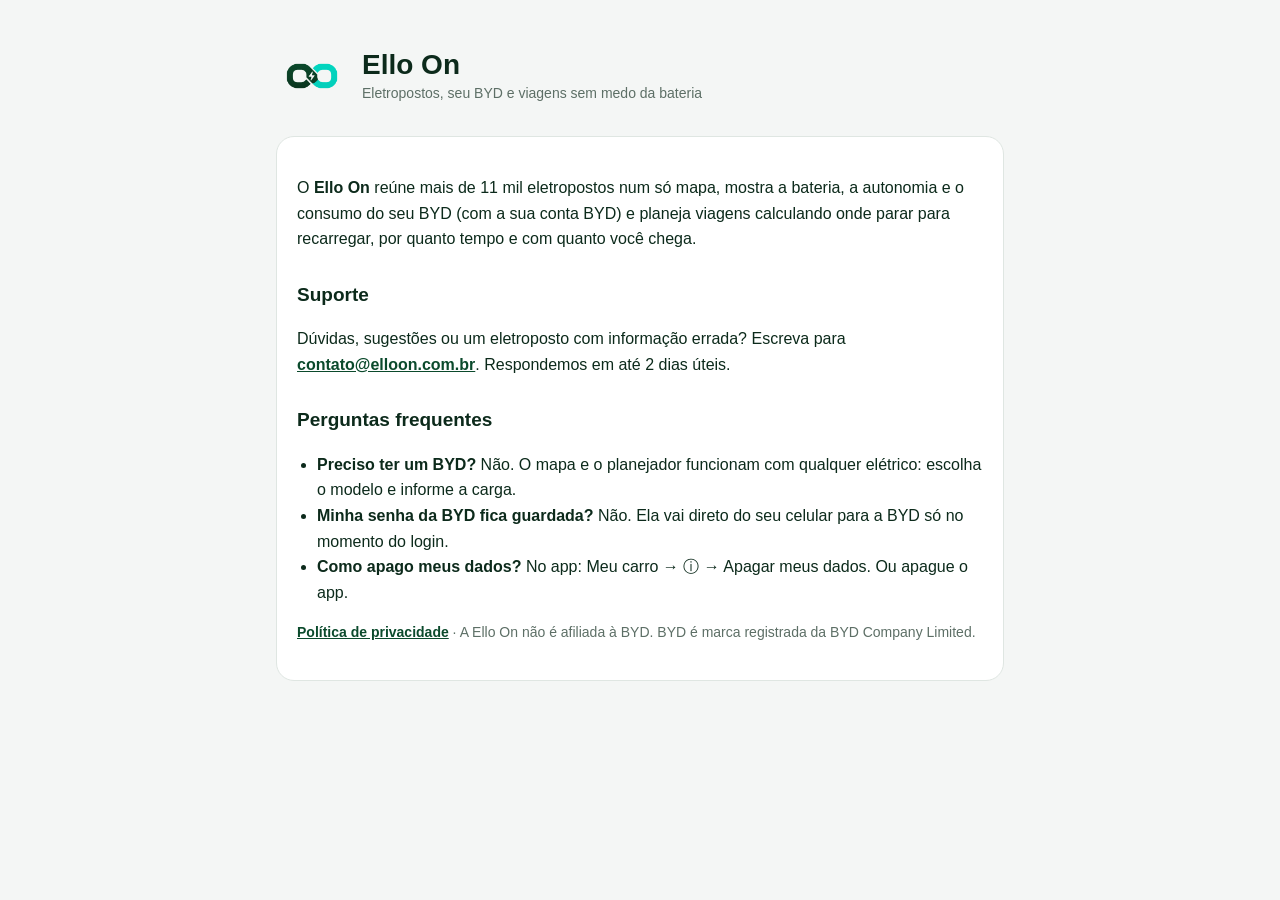
<file: index.html>
<!doctype html><html lang="pt-BR"><head><meta charset="utf-8"><meta name="viewport" content="width=device-width,initial-scale=1">
<title>Ello On — Suporte</title><link rel="stylesheet" href="style.css"></head><body><main>
<header><img src="logo.png" alt=""><div><h1>Ello On</h1><div class="muted">Eletropostos, seu BYD e viagens sem medo da bateria</div></div></header>
<div class="card">
<p>O <strong>Ello On</strong> reúne mais de 11 mil eletropostos num só mapa, mostra a bateria, a autonomia e o consumo do seu BYD (com a sua conta BYD) e planeja viagens calculando onde parar para recarregar, por quanto tempo e com quanto você chega.</p>
<h2>Suporte</h2>
<p>Dúvidas, sugestões ou um eletroposto com informação errada? Escreva para <a href="mailto:contato@elloon.com.br">contato@elloon.com.br</a>. Respondemos em até 2 dias úteis.</p>
<h2>Perguntas frequentes</h2>
<ul>
<li><strong>Preciso ter um BYD?</strong> Não. O mapa e o planejador funcionam com qualquer elétrico: escolha o modelo e informe a carga.</li>
<li><strong>Minha senha da BYD fica guardada?</strong> Não. Ela vai direto do seu celular para a BYD só no momento do login.</li>
<li><strong>Como apago meus dados?</strong> No app: Meu carro → ⓘ → Apagar meus dados. Ou apague o app.</li>
</ul>
<p class="muted"><a href="privacidade.html">Política de privacidade</a> · A Ello On não é afiliada à BYD. BYD é marca registrada da BYD Company Limited.</p>
</div></main></body></html>
</file>
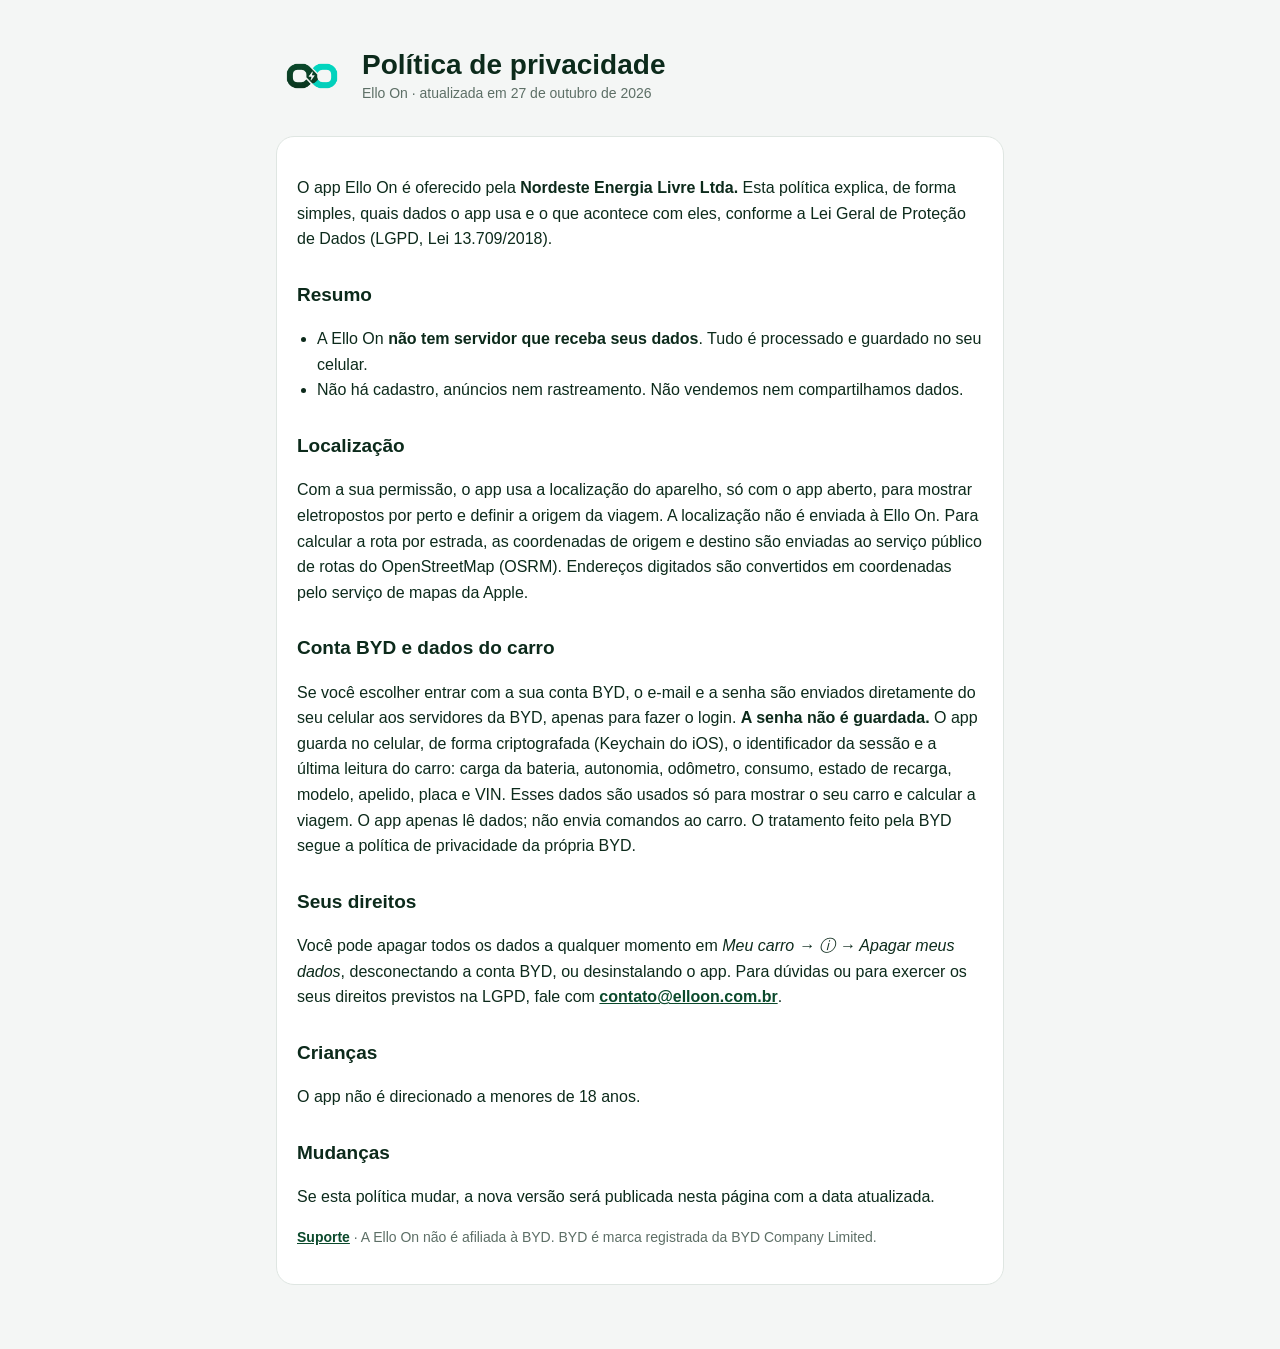
<file: privacidade.html>
<!doctype html><html lang="pt-BR"><head><meta charset="utf-8"><meta name="viewport" content="width=device-width,initial-scale=1">
<title>Ello On — Privacidade</title><link rel="stylesheet" href="style.css"></head><body><main>
<header><img src="logo.png" alt=""><div><h1>Política de privacidade</h1><div class="muted">Ello On · atualizada em 27 de outubro de 2026</div></div></header>
<div class="card">
<p>O app Ello On é oferecido pela <strong>Nordeste Energia Livre Ltda.</strong> Esta política explica, de forma simples, quais dados o app usa e o que acontece com eles, conforme a Lei Geral de Proteção de Dados (LGPD, Lei 13.709/2018).</p>
<h2>Resumo</h2>
<ul>
<li>A Ello On <strong>não tem servidor que receba seus dados</strong>. Tudo é processado e guardado no seu celular.</li>
<li>Não há cadastro, anúncios nem rastreamento. Não vendemos nem compartilhamos dados.</li>
</ul>
<h2>Localização</h2>
<p>Com a sua permissão, o app usa a localização do aparelho, só com o app aberto, para mostrar eletropostos por perto e definir a origem da viagem. A localização não é enviada à Ello On. Para calcular a rota por estrada, as coordenadas de origem e destino são enviadas ao serviço público de rotas do OpenStreetMap (OSRM). Endereços digitados são convertidos em coordenadas pelo serviço de mapas da Apple.</p>
<h2>Conta BYD e dados do carro</h2>
<p>Se você escolher entrar com a sua conta BYD, o e-mail e a senha são enviados diretamente do seu celular aos servidores da BYD, apenas para fazer o login. <strong>A senha não é guardada.</strong> O app guarda no celular, de forma criptografada (Keychain do iOS), o identificador da sessão e a última leitura do carro: carga da bateria, autonomia, odômetro, consumo, estado de recarga, modelo, apelido, placa e VIN. Esses dados são usados só para mostrar o seu carro e calcular a viagem. O app apenas lê dados; não envia comandos ao carro. O tratamento feito pela BYD segue a política de privacidade da própria BYD.</p>
<h2>Seus direitos</h2>
<p>Você pode apagar todos os dados a qualquer momento em <em>Meu carro → ⓘ → Apagar meus dados</em>, desconectando a conta BYD, ou desinstalando o app. Para dúvidas ou para exercer os seus direitos previstos na LGPD, fale com <a href="mailto:contato@elloon.com.br">contato@elloon.com.br</a>.</p>
<h2>Crianças</h2>
<p>O app não é direcionado a menores de 18 anos.</p>
<h2>Mudanças</h2>
<p>Se esta política mudar, a nova versão será publicada nesta página com a data atualizada.</p>
<p class="muted"><a href="index.html">Suporte</a> · A Ello On não é afiliada à BYD. BYD é marca registrada da BYD Company Limited.</p>
</div></main></body></html>
</file>
<file: style.css>
:root{--bg:#f4f6f5;--card:#fff;--ink:#0c2a1b;--muted:#5d6f66;--line:#dfe6e2;--brand:#0b4a2c;--teal:#02d6bf}
@media (prefers-color-scheme:dark){:root{--bg:#0b0d10;--card:#121519;--ink:#f4f6f8;--muted:#8e98a4;--line:#22272e;--brand:#5fe3cf}}
*{box-sizing:border-box}body{margin:0;background:var(--bg);color:var(--ink);font:16px/1.6 -apple-system,BlinkMacSystemFont,"Segoe UI",Roboto,sans-serif}
main{max-width:760px;margin:0 auto;padding:40px 16px 64px}header{display:flex;align-items:center;gap:14px;margin-bottom:24px}
header img{width:72px;height:auto}h1{font-size:28px;margin:0;line-height:1.2}h2{font-size:19px;margin:28px 0 6px}
.card{background:var(--card);border:1px solid var(--line);border-radius:18px;padding:22px 20px}p,li{color:var(--ink)}.muted{color:var(--muted);font-size:14px}
a{color:var(--brand);font-weight:600}ul{padding-left:20px}
</file>
